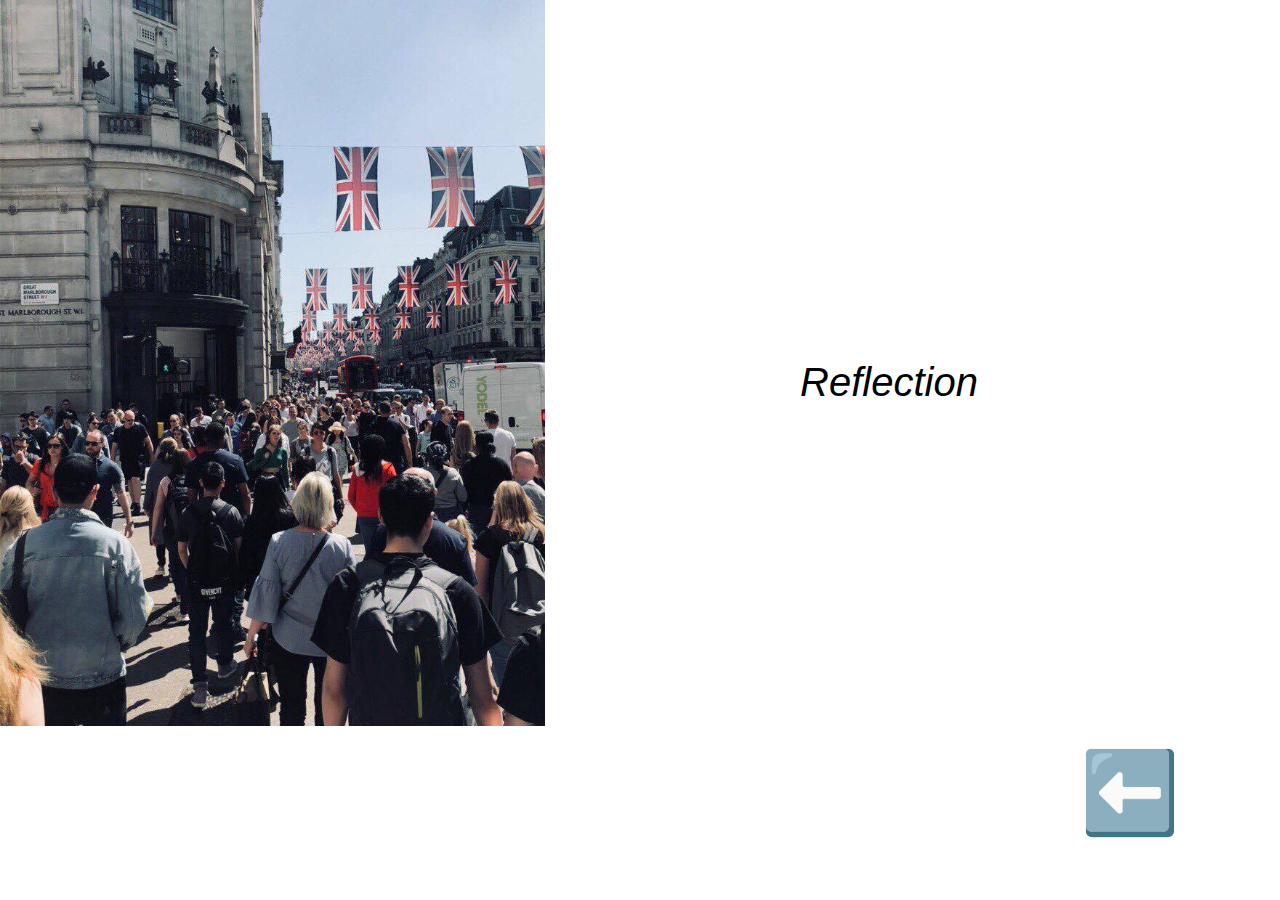
<file: screen3.html>
<!DOCTYPE html>
<html lang="en">
<head>
    <meta charset="UTF-8">
    <link rel="stylesheet" type="text/css" href="style.css">
    <title>👮 London Criminality</title>
</head>
<body>

<div class="box">
<div id="lastscreen"><img src="london_busy4.jpg"></div>
<p id="lastscreen_t">Reflection</p>
</div>

</div>

<div id="screen3.html">
	<a href="screen2.html" id="button">⬅️</a>
</div>

</body>

</html>
</file>
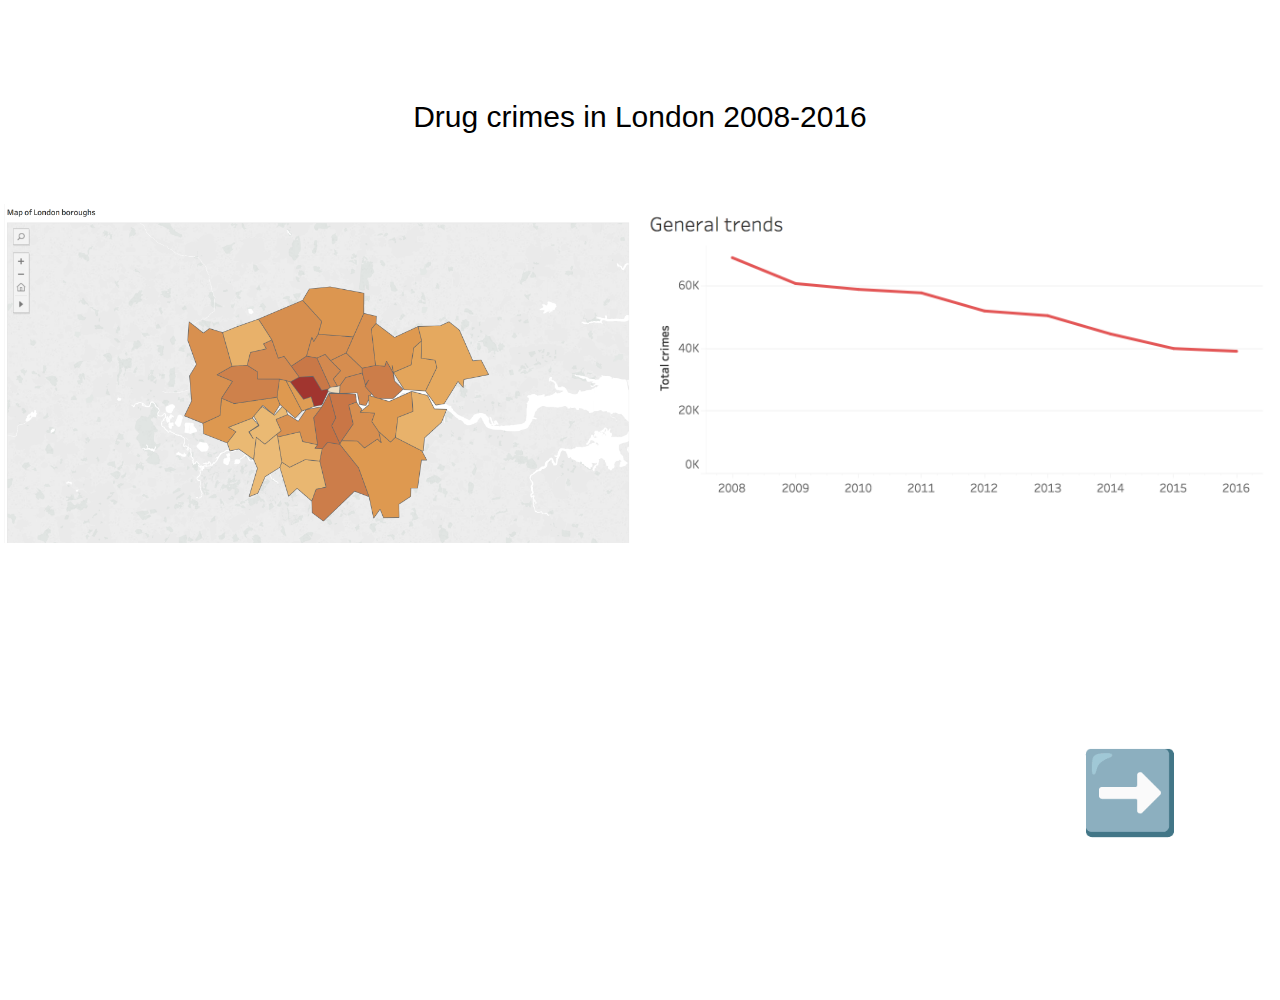
<file: story1a.html>
<!DOCTYPE html>
<html lang="en">
<head>
    <meta charset="UTF-8">
    <link rel="stylesheet" type="text/css" href="style.css">
    <title>👮 London Criminality</title>
</head>
<body>

<p id="theme">Drug crimes in London 2008-2016</p>

<div class="box">
    <div id="middle"><img src="1.jpg"></div>
    <div id="right"><img src="2.jpg"></div>
<div>

<div id="story1a">
    <a href="story1b.html" id="button">➡️</a>
</div>

</body>

</html>
</file>
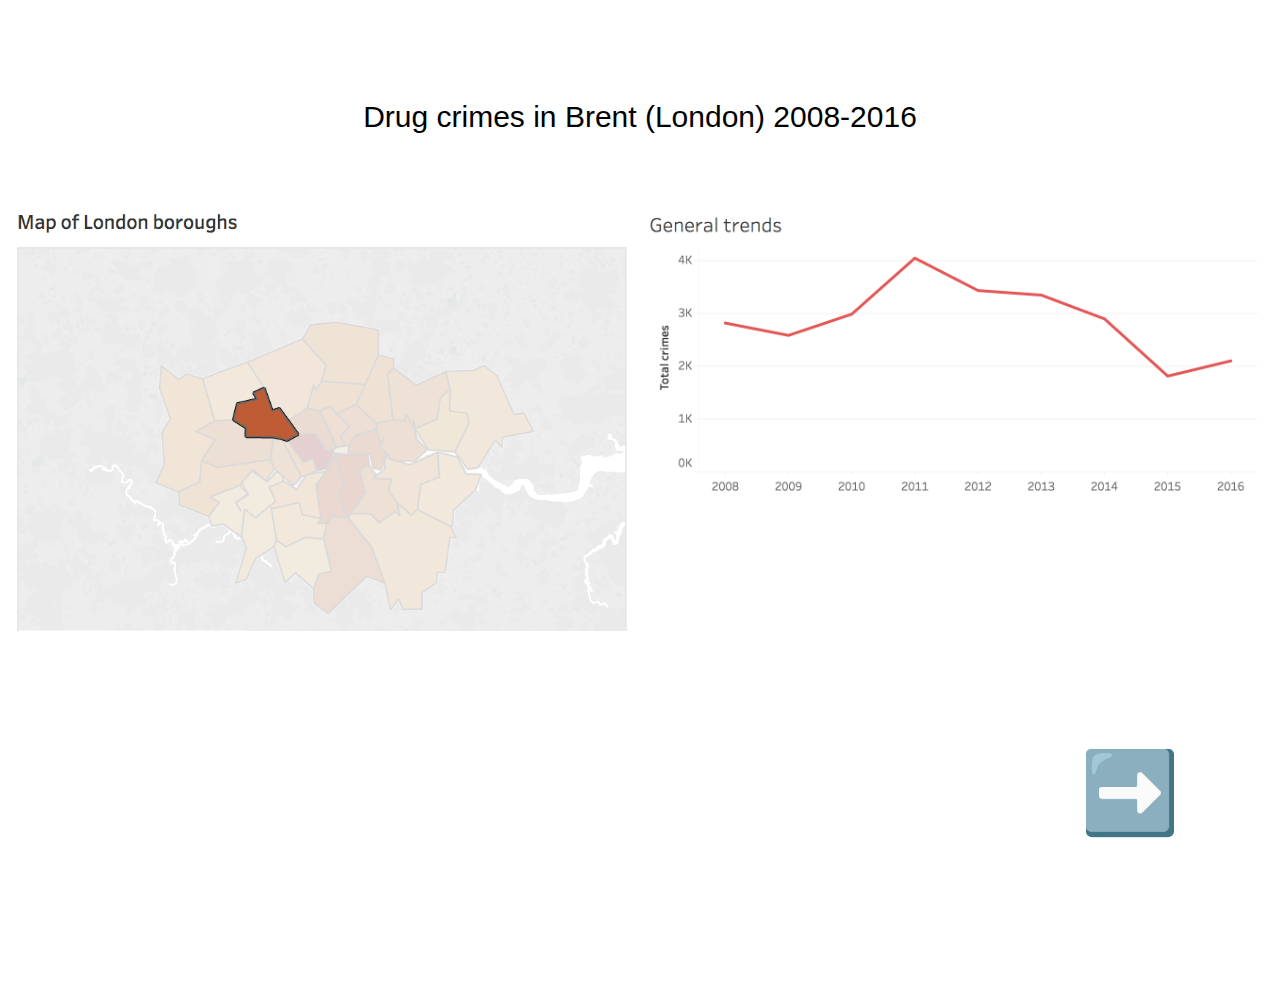
<file: story1b.html>
<!DOCTYPE html>
<html lang="en">
<head>
    <meta charset="UTF-8">
    <link rel="stylesheet" type="text/css" href="style.css">
    <title>👮 London Criminality</title>
</head>
<body>

<p id="theme">Drug crimes in Brent (London) 2008-2016</p>

<div class="box">
    <div id="middle"><img src="3.jpg"></div>
    <div id="right"><img src="4.jpg"></div>
<div>

<div id="story1a">
    <a href="story2.html" id="button">➡️</a>
</div>

</body>

</html>
</file>
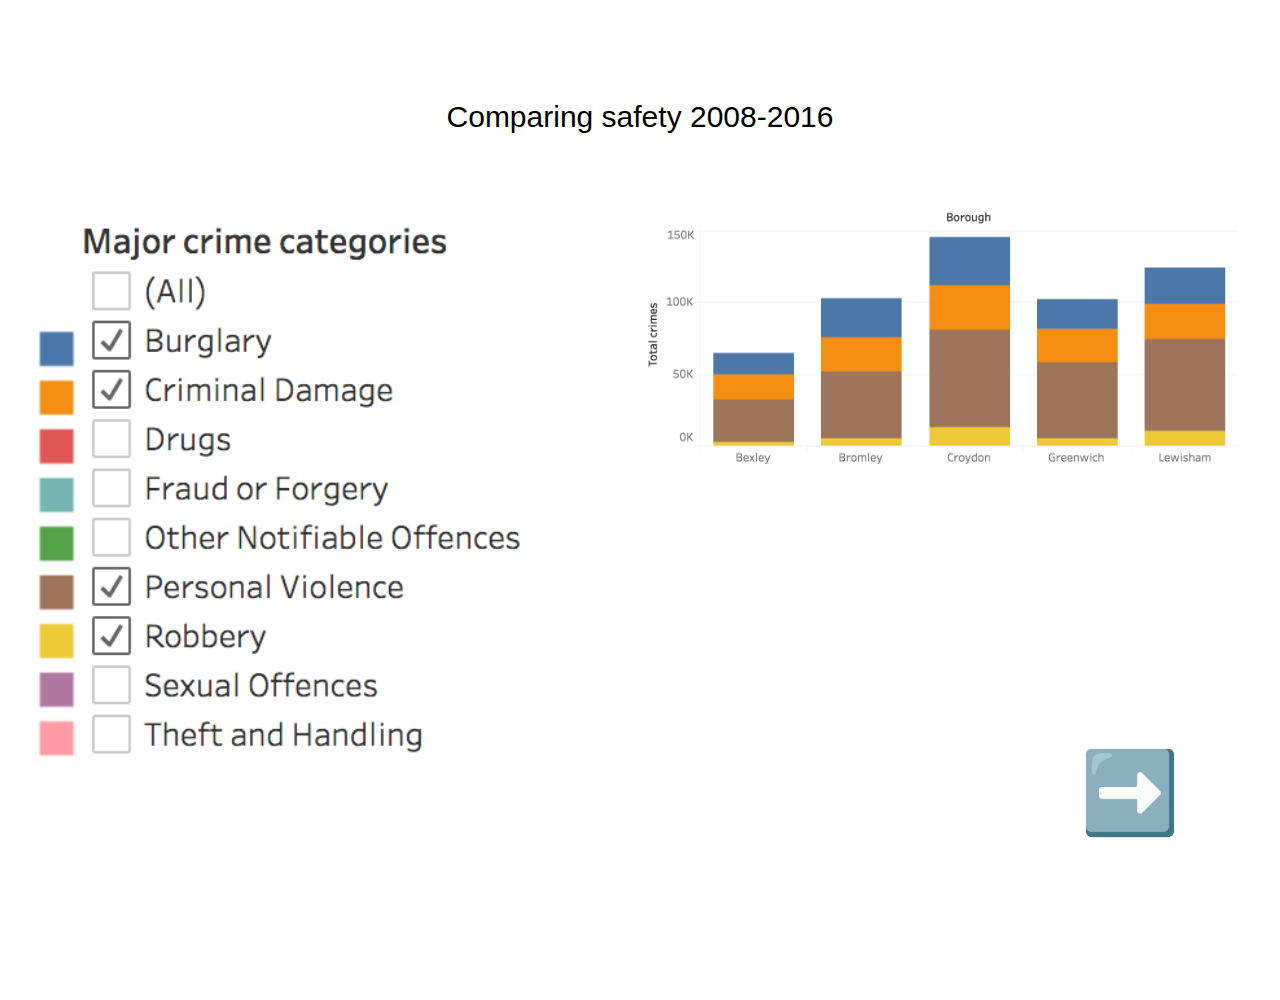
<file: story2.html>
<!DOCTYPE html>
<html lang="en">
<head>
    <meta charset="UTF-8">
    <link rel="stylesheet" type="text/css" href="style.css">
    <title>👮 London Criminality</title>
</head>
<body>

<p id="theme">Comparing safety 2008-2016</p>

<div class="box">
    <div id="middle"><img src="5.jpg"></div>
    <div id="right"><img src="6.jpg"></div>
<div>

<div id="story2">
    <a href="screen2.html" id="button">➡️</a>
</div>

</body>

</html>
</file>
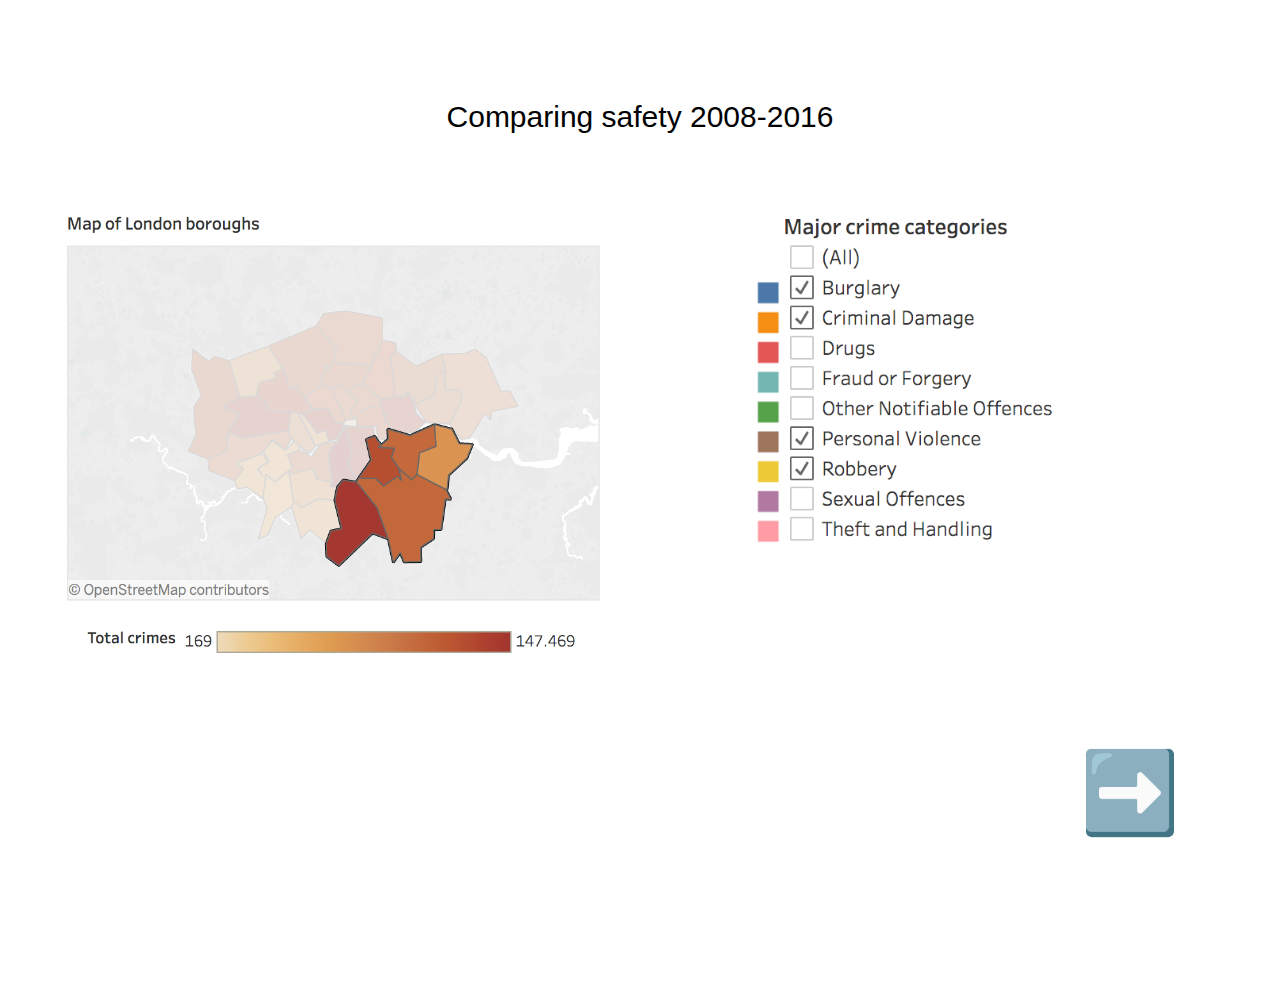
<file: story2a.html>
<!DOCTYPE html>
<html lang="en">
<head>
    <meta charset="UTF-8">
    <link rel="stylesheet" type="text/css" href="style.css">
    <title>👮 London Criminality</title>
</head>
<body>

<p id="theme">Comparing safety 2008-2016</p>

<div class="box">
    <div id="middle3"><img src="7.jpg"></div>
    <div id="right3"><img src="8.jpg"></div>
<div>

<div id="story2a">
    <a href="story2b.html" id="button">➡️</a>
</div>

</body>

</html>
</file>
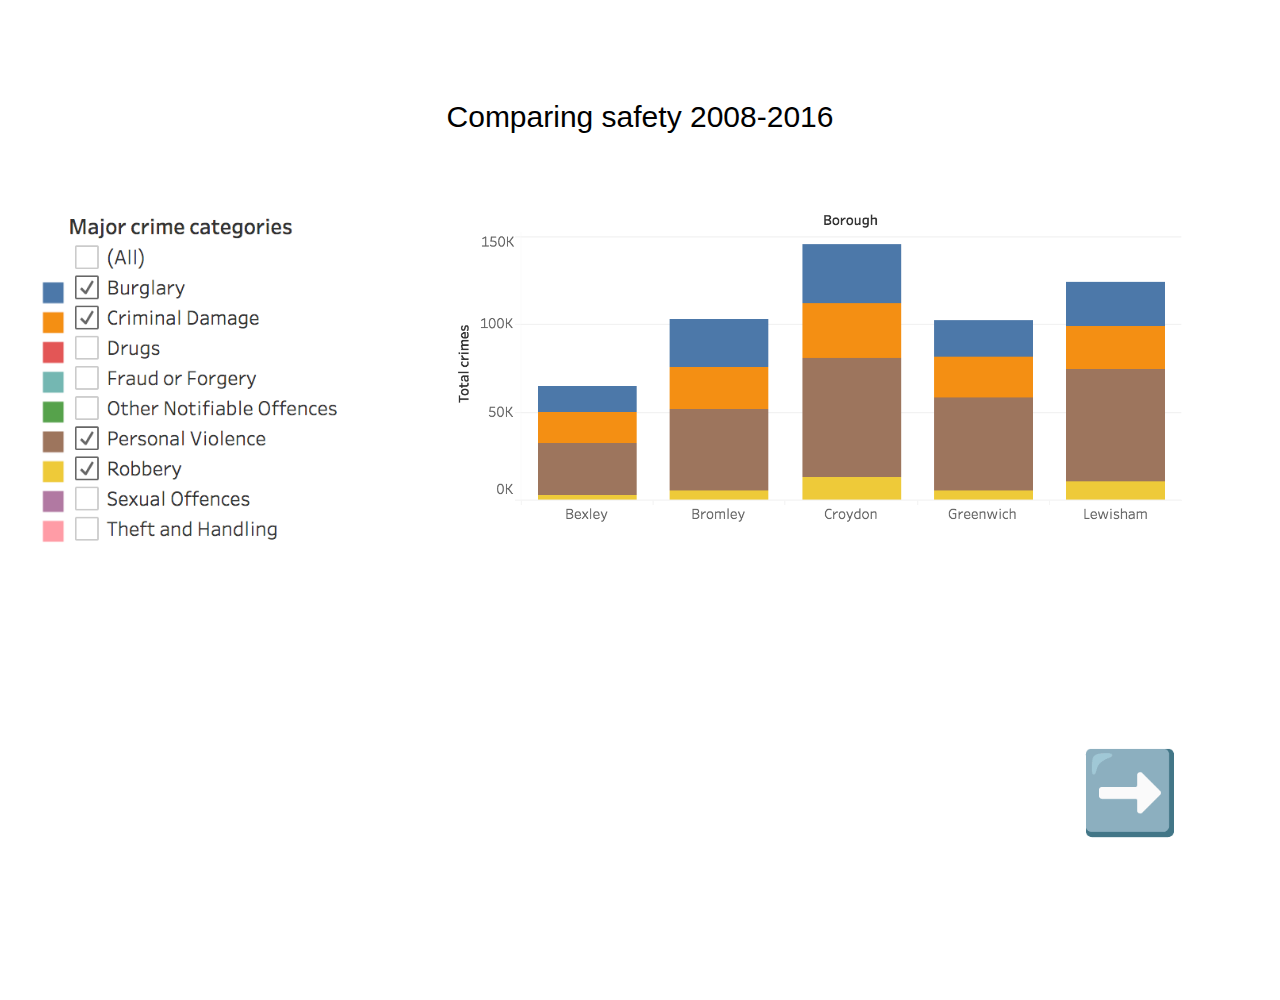
<file: story2b.html>
<!DOCTYPE html>
<html lang="en">
<head>
    <meta charset="UTF-8">
    <link rel="stylesheet" type="text/css" href="style.css">
    <title>👮 London Criminality</title>
</head>
<body>

<p id="theme">Comparing safety 2008-2016</p>

<div class="box">
    <div id="middle2"><img src="5.jpg"></div>
    <div id="right2"><img src="6.jpg"></div>
<div>

<div id="story2b">
    <a href="screen2.html" id="button">➡️</a>
</div>

</body>

</html>
</file>
<file: style.css>
body, html {
    height: 100%;
    margin: 0;
}

.bg {
    /*(c) Diliff on Wikimedia Commons: https://commons.wikimedia.org/wiki/File:London_Waterloo_Interior_Rush_Hour_2,_London,_UK_-_Diliff.jpg*/
    background-image: url("rush_hour.jpg");
    height: 100%;
    background-position: center;
    background-repeat: no-repeat;
    background-size: cover;
    position: relative;
    text-align: center;
}

#button {
    font-size: 80px;
    text-decoration: none;
    justify-content: center;
    display: flex;
    position: absolute;
    right: 1.25em;
    bottom: 0.75em;
}

#button2 {
    font-size: 20px;
    text-decoration: none;
    justify-content: center;
    display: flex;
    position: absolute;
    right: 1.25em;
    bottom: 5em;
}

.box {
    width: 100%;
    display: flex;
    justify-content: space-around;
}

#lastscreen img {
    width: 42.55%;
    position: absolute;
    left: 0em;
}

#lastscreen_t {
    width: 42.55%;
    position: absolute;
    left: 20em;
    top: 8em;
    font-style: italic;
    font-size: 40px;
}

#middle img, #right img {
    width: 100%;
}

#middle, #right {
    width: 49%;
}

#middle2 img, #right2 img {
    width: 100%;
}

#middle2 {
    width: 30%;
}

#right2 {
    width: 60%;
}

#middle3 img, #right3 img {
    width: 100%;
}

#middle3 {
    width: 45%;
}

#right3 {
    width: 30%;
}


#theme {
    margin-top: 100px;
    margin-bottom: 70px;
    text-align: center;
}

p {
    font-size: 30px;
    font-family: Arial, Helvetica, sans-serif;

}
</file>
